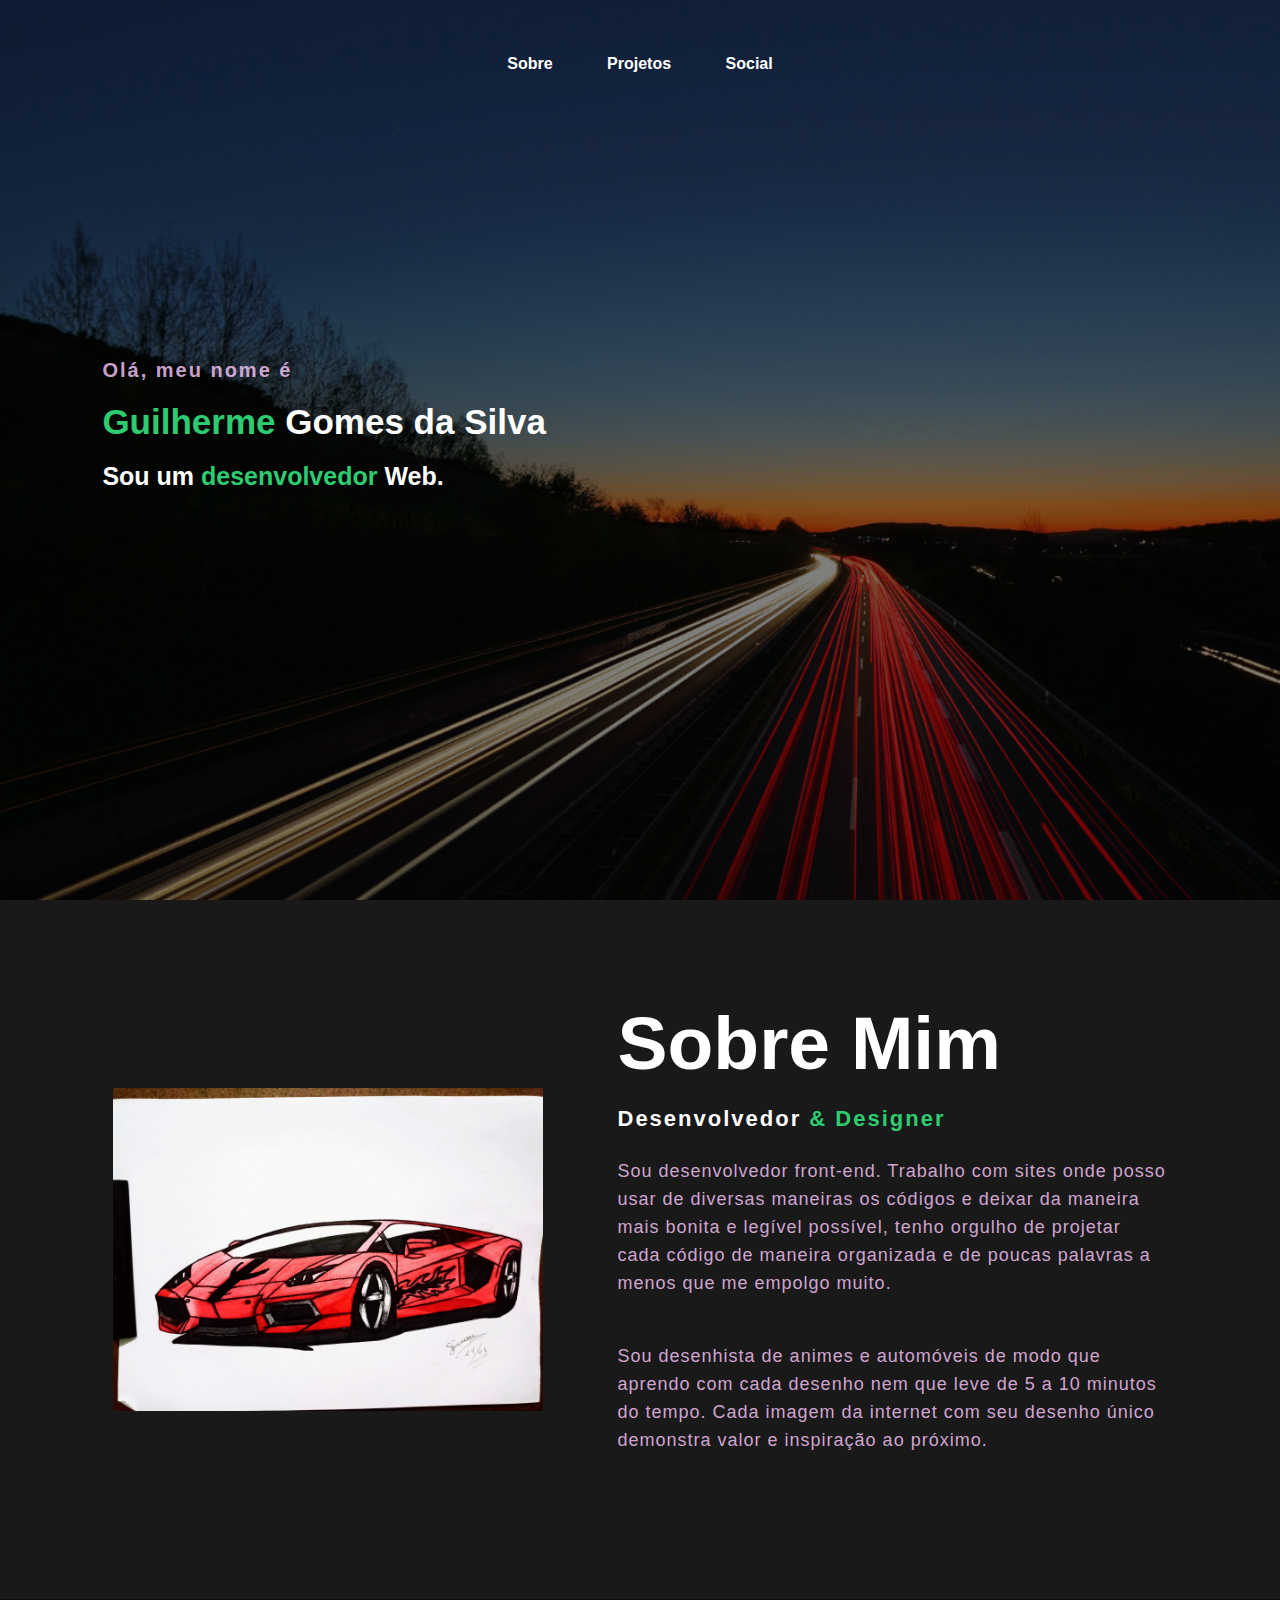
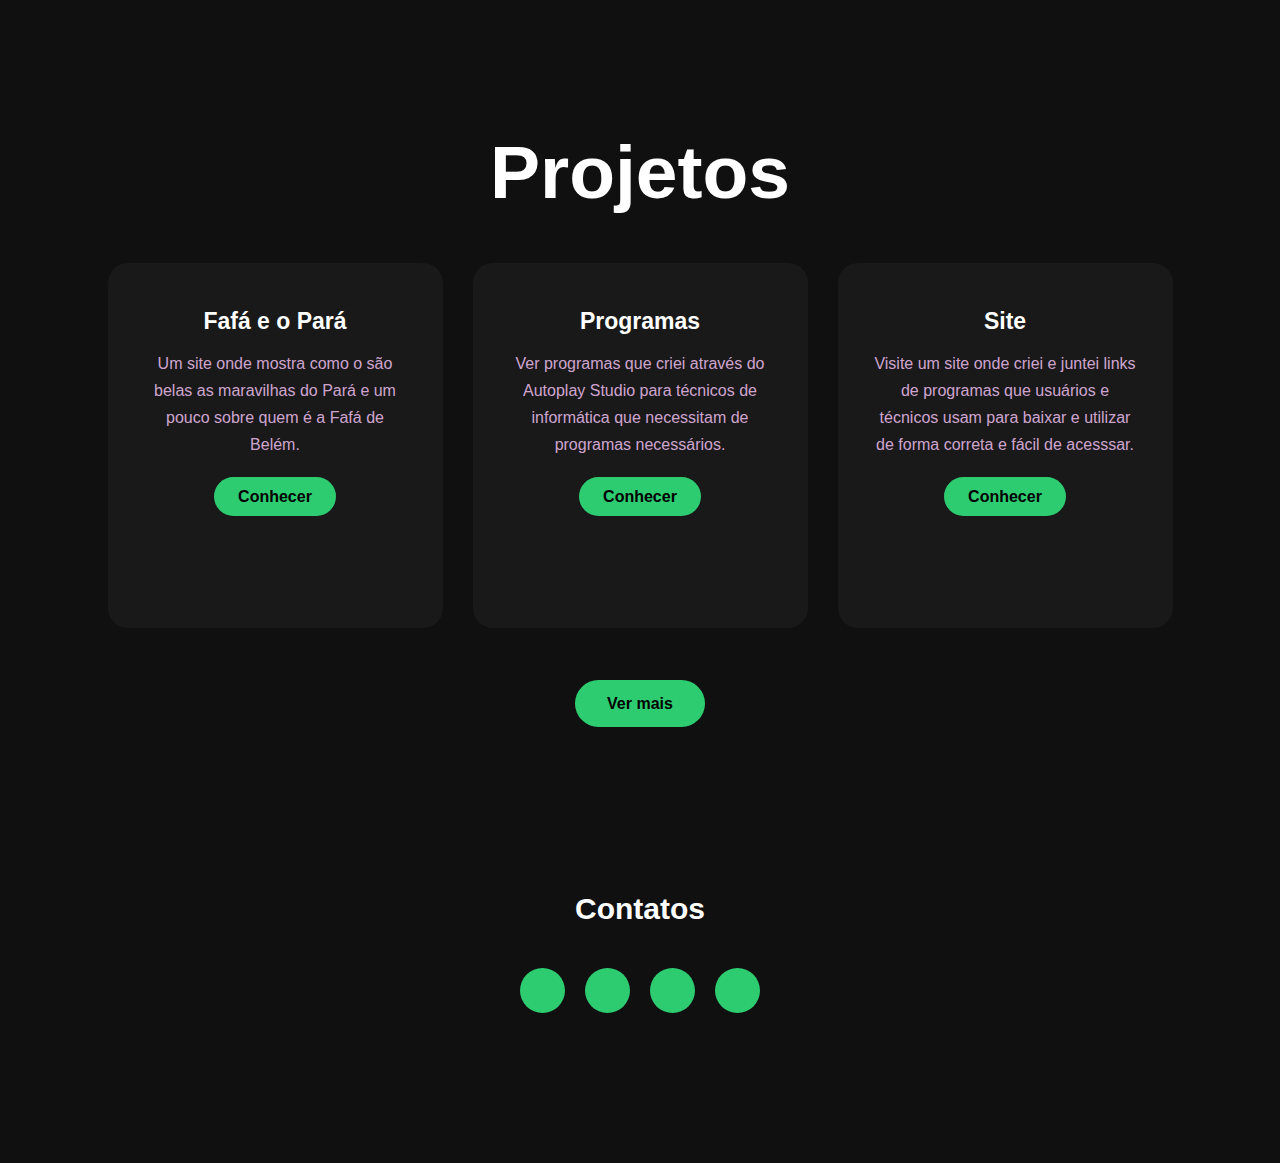
<file: index.html>
<!DOCTYPE html>
<html lang="pt-BR">

<head>
    <meta charset="UTF-8">
    <meta http-equiv="X-UA-Compatible" content="IE=edge">
    <meta name="viewport" content="width=device-width, initial-scale=1.0">
    <link rel="stylesheet" href="./css/index.css">
    <link rel="stylesheet" href="https://cdnjs.cloudflare.com/ajax/libs/font-awesome/6.1.0/css/all.min.css"
        integrity="sha512-10/jx2EXwxxWqCLX/hHth/vu2KY3jCF70dCQB8TSgNjbCVAC/8vai53GfMDrO2Emgwccf2pJqxct9ehpzG+MTw=="
        crossorigin="anonymous" referrerpolicy="no-referrer" />
    <title>Portfólio</title>

</head>

<body>

    <div>

        <!----Início---->

        <div class="hero">
            <nav>
                <ul>
                    <li><a href="#sobre">Sobre</a></li>
                    <li><a href="#projetos">Projetos</a></li>
                    <li><a href="#social">Social</a></li>
                </ul>
            </nav>

            <div class="content">
                <h4>Olá, meu nome é</h4>
                <h1><span>Guilherme </span>Gomes da Silva</h1>
                <h3>Sou um <span>desenvolvedor</span> Web.</h3>
            </div>
        </div>

        <!----Sobre---->

        <section class="about" id="sobre">
            <div class="main">
                <img src="./img/desenho.jpg">
                <div class="about-text">
                    <h2>Sobre Mim</h2>
                    <h5>Desenvolvedor <span>& Designer</span></h5>
                    <p>Sou desenvolvedor front-end. Trabalho com sites onde posso usar de diversas maneiras os códigos e
                        deixar da maneira mais bonita e legível possível, tenho orgulho de projetar cada código de
                        maneira
                        organizada e de poucas palavras a menos que me empolgo muito.</p>
                    <p>Sou desenhista de animes e automóveis de modo que aprendo com cada desenho nem que leve de 5 a 10
                        minutos do tempo. Cada imagem da internet com seu desenho único demonstra valor e inspiração ao
                        próximo.</p>
                </div>
            </div>
        </section>


        <!-----Projetos----------->

        <div class="service" id="projetos">
            <div class="title">
                <h2>Projetos</h2>
            </div>

            <div class="box">
                <div class="card">
                    <i class="fas fa-map"></i>
                    <h5>Fafá e o Pará</h5>
                    <div class="pra">
                        <p>Um site onde mostra como o são belas as maravilhas do Pará e um pouco sobre quem é a Fafá de
                            Belém.</p>
                        <p style="text-align: center;">
                            <a class="button" href="https://gui23x.github.io/fafaeopara/">Conhecer</a>
                        </p>
                    </div>
                </div>

                <div class="card">
                    <i class="fab fa-uncharted"></i>
                    <h5>Programas</h5>
                    <div class="pra">
                        <p>Ver programas que criei através do Autoplay Studio para técnicos de informática que
                            necessitam de
                            programas necessários.</p>

                        <p style="text-align: center;">
                            <a class="button" href="./programas.html">Conhecer</a>
                        </p>
                    </div>
                </div>

                <div class="card">
                    <i class="fab fa-android"></i>
                    <h5>Site</h5>
                    <div class="pra">
                        <p>Visite um site onde criei e juntei links de programas que usuários e técnicos usam para
                            baixar e
                            utilizar de forma correta e fácil de acesssar.</p>

                        <p style="text-align: center;">
                            <a class="button" href="./site.html">Conhecer</a>
                        </p>
                    </div>
                </div>


            </div>
            <p style="text-align: center;">
                <a class="buttonmais" href="./maisprojetos.html">Ver mais</a>
            </p>
        </div>

        <!------Social--------->
        <footer>
            <p>Contatos</p>
            <div class="social" id="social">
                <a href="https://www.instagram.com/gui23xxgui23xx/"><i class="fab fa-instagram"></i></a>
                <a href="https://discord.gg/sUJ9bk4e"><i class="fab fa-discord"></i></a>
                <a href="https://github.com/gui23x"><i class="fab fa-github"></i></a>
                <a href="https://www.linkedin.com/in/guilherme-gomes-da-silva-816835245/"><i
                        class="fab fa-linkedin"></i></a>
            </div>



        </footer>

    </div>
</body>

</html>
</file>
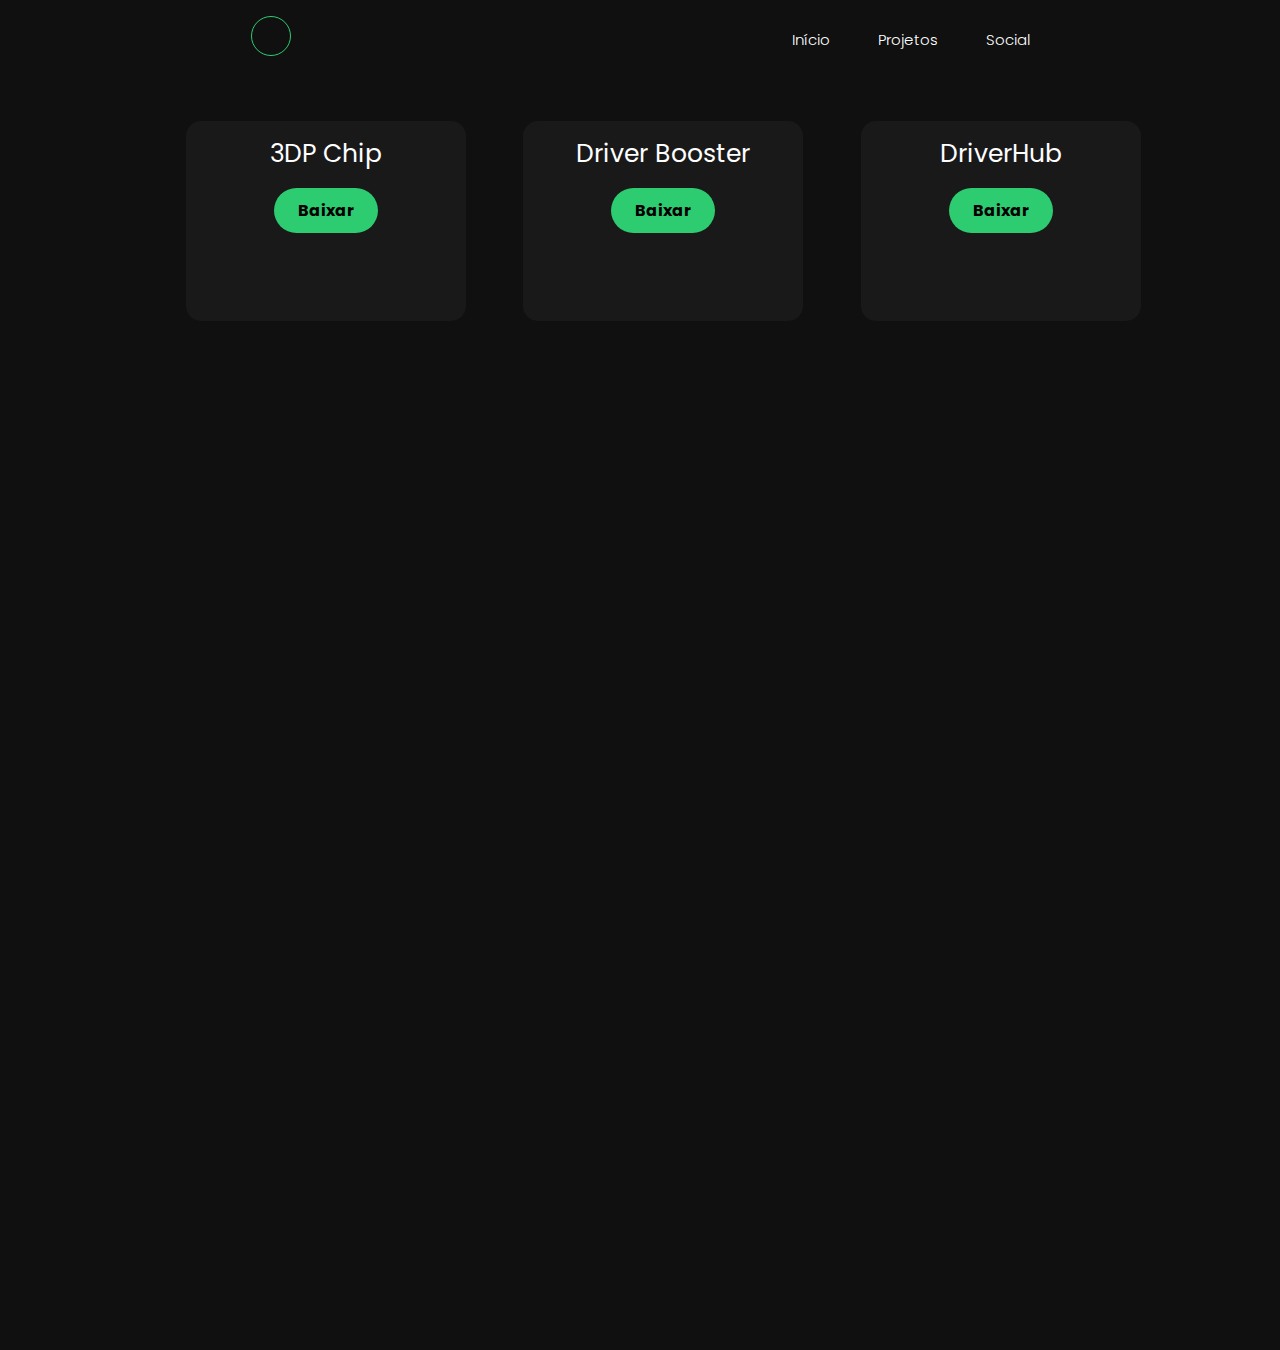
<file: drivers.html>
<!DOCTYPE html>

<head>
    <meta charset="UTF-8">
    <meta http-equiv="X-UA-Compatible" content="IE=edge">
    <meta name="viewport" content="width=device-width, initial-scale=1.0">
    <link rel="stylesheet" href="./css/site.css">
    <link rel="stylesheet" href="https://cdnjs.cloudflare.com/ajax/libs/font-awesome/6.1.0/css/all.min.css"
        integrity="sha512-10/jx2EXwxxWqCLX/hHth/vu2KY3jCF70dCQB8TSgNjbCVAC/8vai53GfMDrO2Emgwccf2pJqxct9ehpzG+MTw=="
        crossorigin="anonymous" referrerpolicy="no-referrer" />
    <title>Site</title>
</head>

<body>
    <div class="background">

        <header>
            <div class="logo">
                <a href="./site.html"> <i class="fa-solid fa-arrow-left"></i> </a>
            </div>

            <div class="cabeçalho-link">
                <li>
                    <a href="./index.html">Início</a>
                </li>


                <li>
                    <a href="./index.html#projetos">Projetos</a>
                </li>


                <li>
                    <a href="./index.html#social">Social</a>
                </li>

            </div>
        </header>

        <!-- Cards -->

        <div class="cartao">
            <div class="cards">
                <div class="contents">
                    <p class="link titulo">3DP Chip</p>
                    <p style="text-align: center;">
                        <a class="button"
                            href="https://www.3dpchip.com/new3DP_Chip_v2211.exe">Baixar</a>
                    </p>
                </div>
            </div>
        </div>

        <div class="cartao">
            <div class="cards">
                <div class="contents">
                    <a class="link titulo">Driver Booster</a>
                    <p style="text-align: center;">
                        <a class="button"
                            href="https://www.iobit.com/pt/driver-booster.php#">Baixar</a>
                    </p>
                </div>
            </div>
        </div>

        <div class="cartao">
            <div class="cards">
                <div class="contents">
                    <a class="link titulo">DriverHub</a>
                    <p style="text-align: center;">
                        <a class="button"
                            href="https://www.mediafire.com/file/3bs32bg5pi9tblg/Driver_HUB.rar/file?ssl=1">Baixar</a>
                    </p>
                </div>
            </div>
        </div>

    </div>
</body>

</html>
</file>
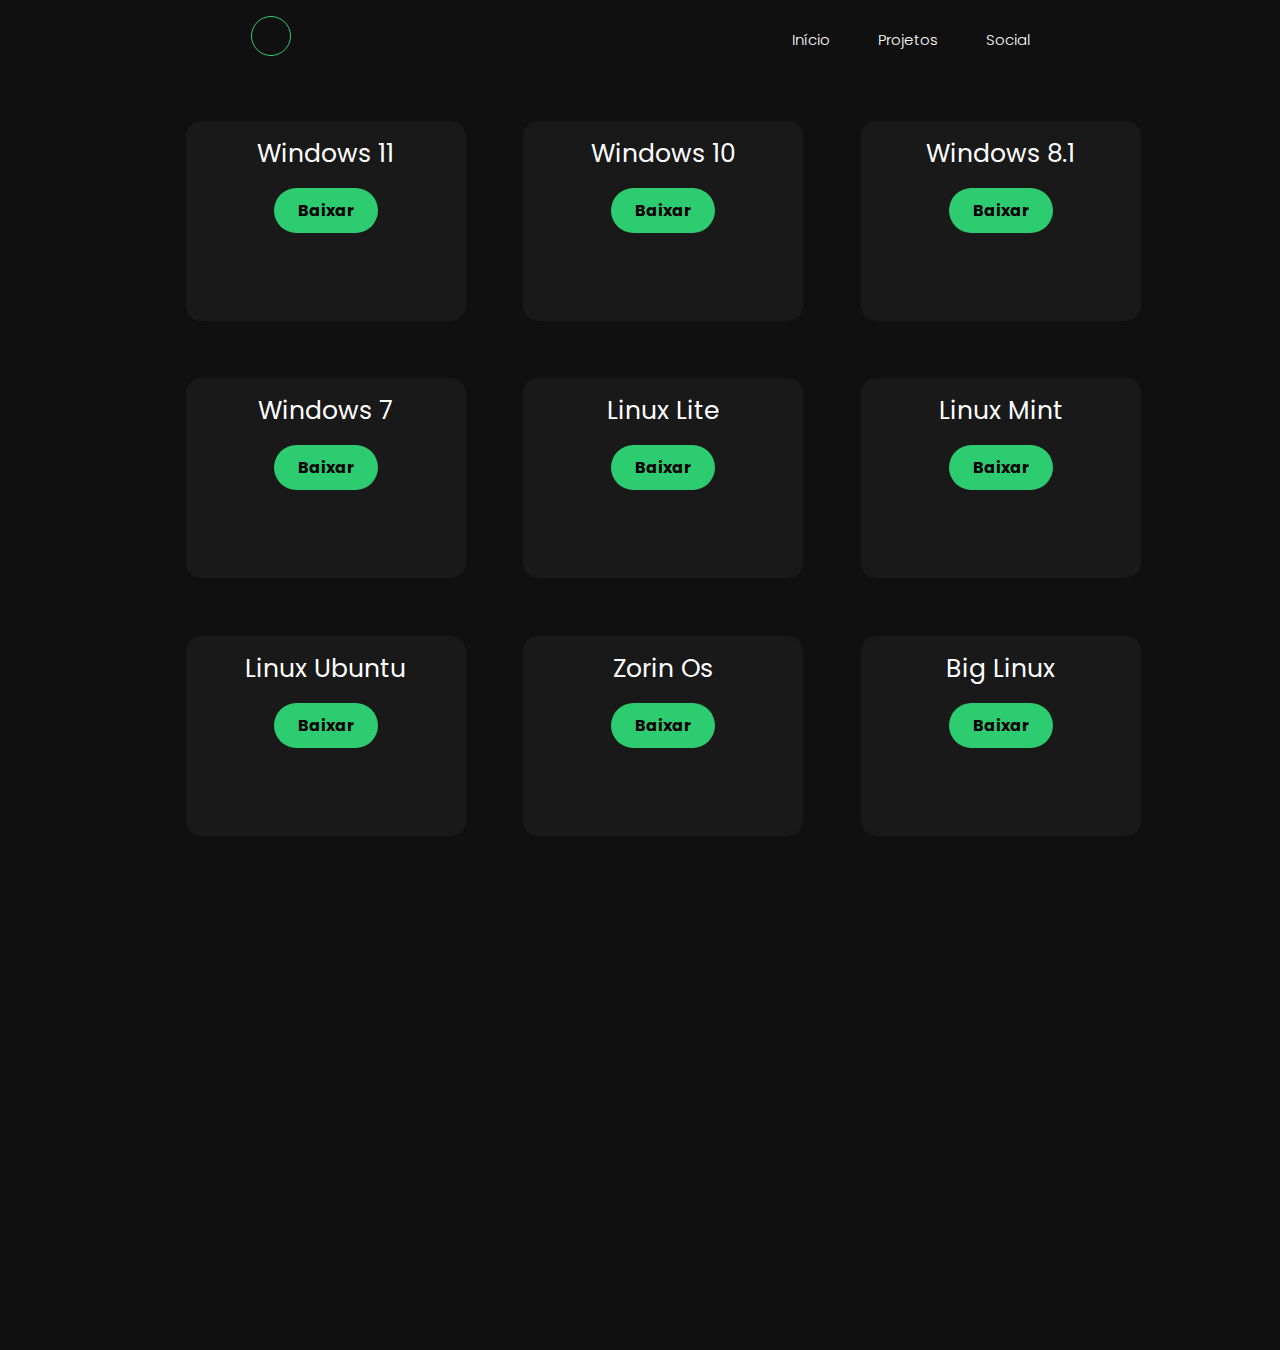
<file: isos.html>
<!DOCTYPE html>

<head>
    <meta charset="UTF-8">
    <meta http-equiv="X-UA-Compatible" content="IE=edge">
    <meta name="viewport" content="width=device-width, initial-scale=1.0">
    <link rel="stylesheet" href="./css/site.css">
    <link rel="stylesheet" href="https://cdnjs.cloudflare.com/ajax/libs/font-awesome/6.1.0/css/all.min.css"
        integrity="sha512-10/jx2EXwxxWqCLX/hHth/vu2KY3jCF70dCQB8TSgNjbCVAC/8vai53GfMDrO2Emgwccf2pJqxct9ehpzG+MTw=="
        crossorigin="anonymous" referrerpolicy="no-referrer" />
    <title>Site</title>
</head>

<body>
    <div class="background">

        <header>
            <div class="logo">
                <a href="./site.html"> <i class="fa-solid fa-arrow-left"></i> </a>
            </div>

            <div class="cabeçalho-link">
                <li>
                    <a href="./index.html">Início</a>
                </li>


                <li>
                    <a href="./index.html#projetos">Projetos</a>
                </li>


                <li>
                    <a href="./index.html#social">Social</a>
                </li>

            </div>
        </header>

        <!-- Cards -->

        <div class="cartao">
            <div class="cards">
                <div class="contents">
                    <p class="link titulo">Windows 11</p>
                    <p style="text-align: center;">
                        <a class="button"
                            href="https://www.microsoft.com/pt-br/software-download/windows1">Baixar</a>
                    </p>
                </div>
            </div>
        </div>

        <div class="cartao">
            <div class="cards">
                <div class="contents">
                    <a class="link titulo">Windows 10</a>
                    <p style="text-align: center;">
                        <a class="button"
                            href="microsoft.com/pt-br/software-download/windows10">Baixar</a>
                    </p>
                </div>
            </div>
        </div>

        <div class="cartao">
            <div class="cards">
                <div class="contents">
                    <a class="link titulo">Windows 8.1</a>
                    <p style="text-align: center;">
                        <a class="button"
                            href="https://ia902901.us.archive.org/2/items/Win8.1PTBRx64/Win8.1_BrazilianPortuguese_x64.iso">Baixar</a>
                    </p>
                </div>
            </div>
        </div>


        <div class="cartao">
            <div class="cards">
                <div class="contents">
                    <a class="link titulo">Windows 7</a>
                    <p style="text-align: center;">
                        <a class="button"
                            href="http://www.mediafire.com/download_repair.php?flag=4&dkey=58u5n9vf56m&qkey=rjidwr7uvkeosuo&ip=201%2E27%2E100%2E12">Baixar</a>
                    </p>
                </div>
            </div>
        </div>

        <div class="cartao">
            <div class="cards">
                <div class="contents">
                    <a class="link titulo">Linux Lite</a>
                    <p style="text-align: center;">
                        <a class="button"
                            href="https://mirrors.gigenet.com/OSDN//storage/g/l/li/linuxlite/6.2/linux-lite-6.2-64bit.iso">Baixar</a>
                    </p>
                </div>
            </div>
        </div>

        <div class="cartao">
            <div class="cards">
                <div class="contents">
                    <a class="link titulo">Linux Mint</a>
                    <p style="text-align: center;">
                        <a class="button"
                            href="https://isosmint.ic.ufmt.br/stable/21/linuxmint-21-cinnamon-64bit.iso">Baixar</a>
                    </p>
                </div>
            </div>

        </div>

        <div class="cartao">
            <div class="cards">
                <div class="contents">
                    <a class="link titulo">Linux Ubuntu</a>
                    <p style="text-align: center;">
                        <a class="button"
                            href="https://ubuntu.itsbrasil.net/ubuntu-releases/22.10/ubuntu-22.10-desktop-amd64.iso">Baixar</a>
                    </p>
                </div>
            </div>
        </div>

        <div class="cartao">
            <div class="cards">
                <div class="contents">
                    <a class="link titulo">Zorin Os</a>
                    <p style="text-align: center;">
                        <a class="button"
                            href="https://distro.ibiblio.org/zorinos/16/Zorin-OS-16.2-Core-64-bit-r1.iso">Baixar</a>
                    </p>
                </div>
            </div>
        </div>

        <div class="cartao">
            <div class="cards">
                <div class="contents">
                    <a class="link titulo">Big Linux</a>
                    <p style="text-align: center;">
                        <a class="button"
                            href="https://iso.biglinux.com.br/biglinux_2023-01-06_k515.iso">Baixar</a>
                    </p>
                </div>
            </div>

        </div>

       
    </div>
</body>

</html>
</file>
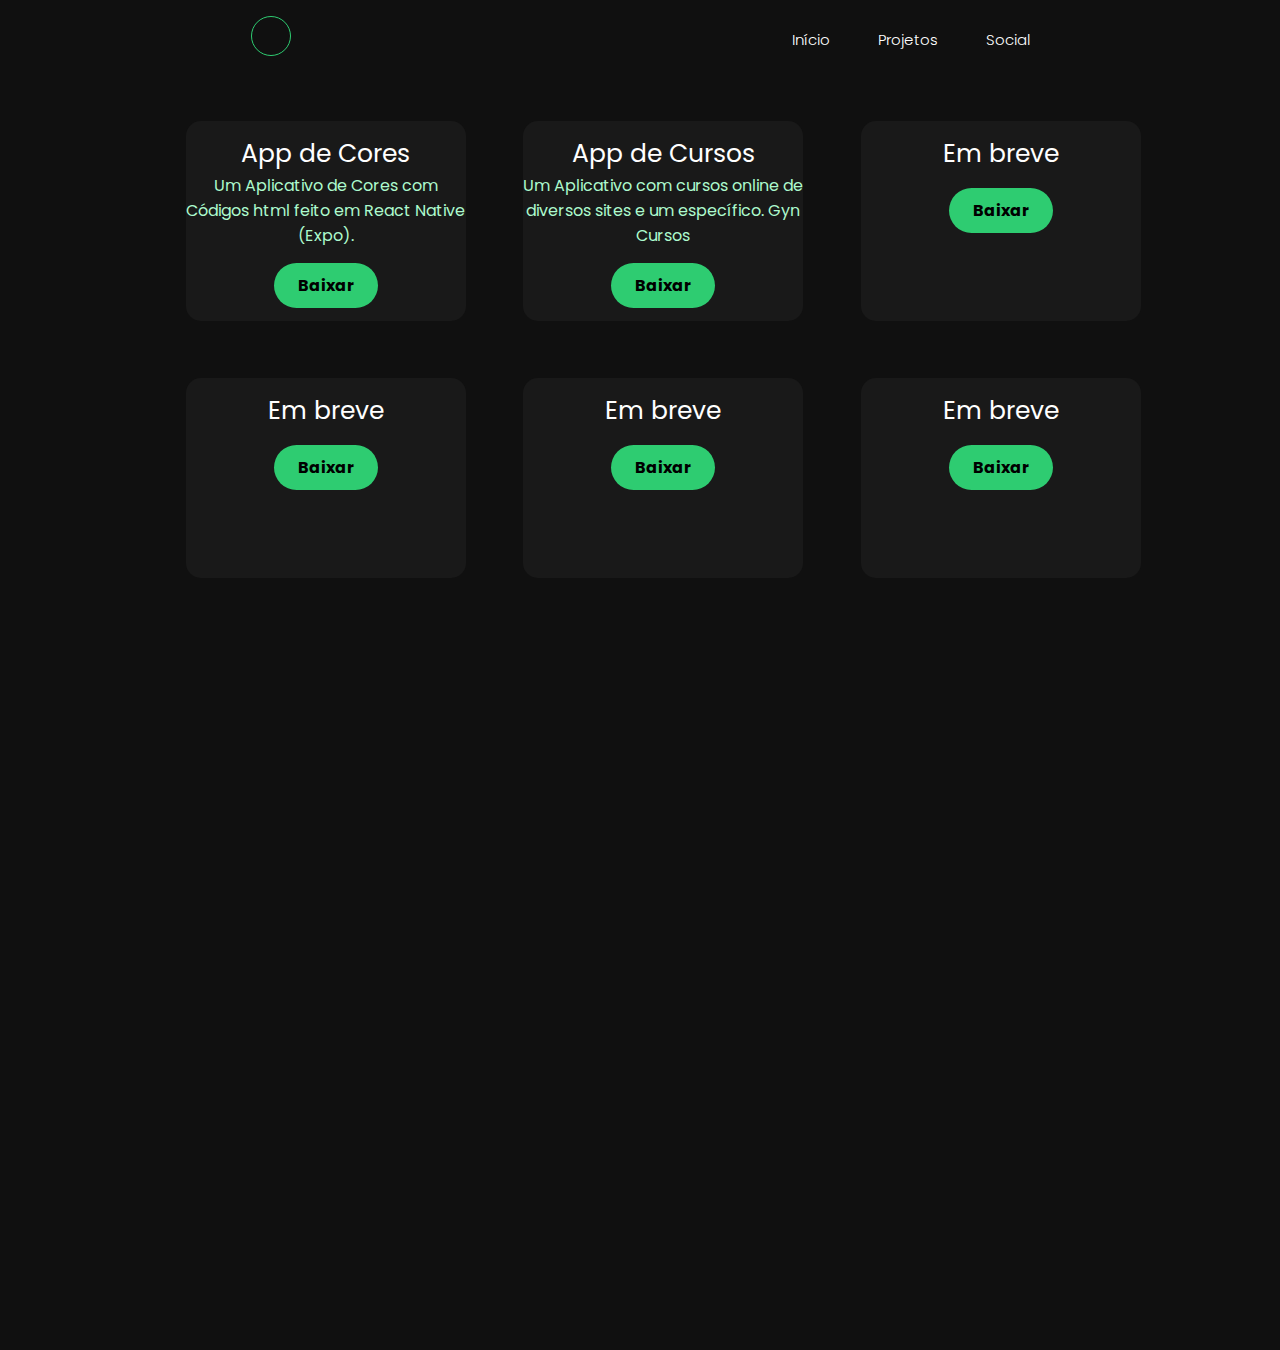
<file: maisprojetos.html>
<!DOCTYPE html>

<head>
    <meta charset="UTF-8">
    <meta http-equiv="X-UA-Compatible" content="IE=edge">
    <meta name="viewport" content="width=device-width, initial-scale=1.0">
    <link rel="stylesheet" href="./css/site.css">
    <link rel="stylesheet" href="https://cdnjs.cloudflare.com/ajax/libs/font-awesome/6.1.0/css/all.min.css"
        integrity="sha512-10/jx2EXwxxWqCLX/hHth/vu2KY3jCF70dCQB8TSgNjbCVAC/8vai53GfMDrO2Emgwccf2pJqxct9ehpzG+MTw=="
        crossorigin="anonymous" referrerpolicy="no-referrer" />
</head>

<body>
    <div class="background">

        <header>
            <div class="logo">
                <a href="./index.html"> <i class="fa-solid fa-arrow-left"></i> </a>
            </div>

            <div class="cabeçalho-link">
                <li>
                    <a href="./index.html">Início</a>
                </li>


                <li>
                    <a href="./index.html#projetos">Projetos</a>
                </li>


                <li>
                    <a href="./index.html#social">Social</a>
                </li>

            </div>
        </header>

        <!-- Cards -->

        <div class="cartao">
            <div class="cards">
                <div class="contents">
                    <p class="link titulo">App de Cores</p>
                    <p class="texto">Um Aplicativo de Cores com Códigos html feito em React Native (Expo).</p>
                    <p style="text-align: center;">
                        <a class="button" href="https://drive.google.com/file/d/10S7C3azT1otXCwgTSKoY7QK5wAOdDKak/view?usp=share_link">Baixar</a>
                    </p>
                </div>
            </div>
        </div>

        <div class="cartao">
            <div class="cards">
                <div class="contents">
                    <p class="link titulo">App de Cursos</p>
                    <p class="texto">Um Aplicativo com cursos online de diversos sites e um específico. Gyn Cursos</p>
                    <p style="text-align: center;">
                        <a class="button" href="https://drive.google.com/file/d/1B2etE2AQKQ2EW8mpsifR7otiNyY9wf86/view?usp=share_link">Baixar</a>
                    </p>
                </div>
            </div>
        </div>

        <div class="cartao">
            <div class="cards">
                <div class="contents">
                    <p class="link titulo">Em breve</p>
                    <p style="text-align: center;">
                        <a class="button" href="">Baixar</a>
                    </p>
                </div>
            </div>
        </div>

        <div class="cartao">
            <div class="cards">
                <div class="contents">
                    <p class="link titulo">Em breve</p>
                    <p style="text-align: center;">
                        <a class="button" href="">Baixar</a>
                    </p>
                </div>
            </div>
        </div>

        <div class="cartao">
            <div class="cards">
                <div class="contents">
                    <p class="link titulo">Em breve</p>
                    <p style="text-align: center;">
                        <a class="button" href="">Baixar</a>
                    </p>
                </div>
            </div>
        </div>

        <div class="cartao">
            <div class="cards">
                <div class="contents">
                    <p class="link titulo">Em breve</p>
                    <p style="text-align: center;">
                        <a class="button" href="">Baixar</a>
                    </p>
                </div>
            </div>
        </div>


    </div>
</body>

</html>
</file>
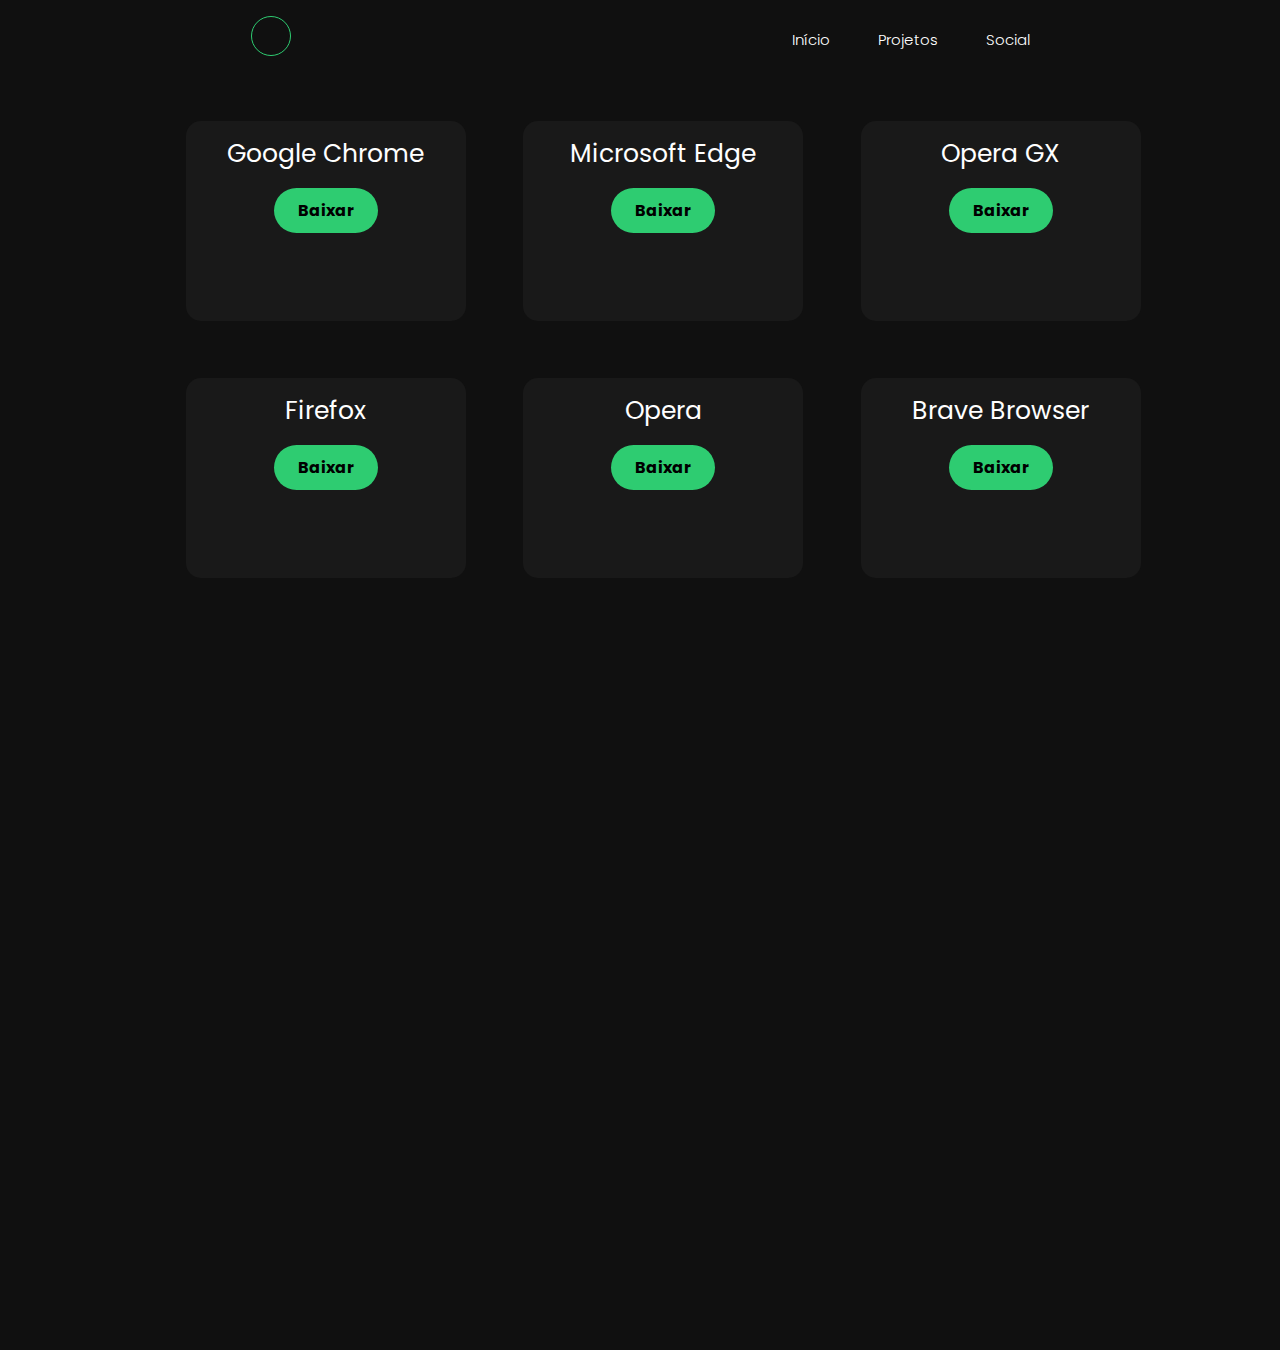
<file: navegadores.html>
<!DOCTYPE html>

<head>
    <meta charset="UTF-8">
    <meta http-equiv="X-UA-Compatible" content="IE=edge">
    <meta name="viewport" content="width=device-width, initial-scale=1.0">
    <link rel="stylesheet" href="./css/site.css">
    <link rel="stylesheet" href="https://cdnjs.cloudflare.com/ajax/libs/font-awesome/6.1.0/css/all.min.css"
        integrity="sha512-10/jx2EXwxxWqCLX/hHth/vu2KY3jCF70dCQB8TSgNjbCVAC/8vai53GfMDrO2Emgwccf2pJqxct9ehpzG+MTw=="
        crossorigin="anonymous" referrerpolicy="no-referrer" />
</head>

<body>
    <div class="background">

        <header>
            <div class="logo">
                <a href="./site.html"> <i class="fa-solid fa-arrow-left"></i> </a>
            </div>

            <div class="cabeçalho-link">
                <li>
                    <a href="./index.html">Início</a>
                </li>


                <li>
                    <a href="./index.html#projetos">Projetos</a>
                </li>


                <li>
                    <a href="./index.html#social">Social</a>
                </li>

            </div>
        </header>

        <!-- Cards -->

        <div class="cartao">
            <div class="cards">
                <div class="contents">
                    <p class="link titulo">Google Chrome</p>
                    <p style="text-align: center;">
                        <a class="button"
                            href="https://www.google.com/intl/pt-BR/chrome/thank-you.html?standalone=1">Baixar</a>
                    </p>
                </div>
            </div>
        </div>

        <div class="cartao">
            <div class="cards">
                <div class="contents">
                    <p class="link titulo">Microsoft Edge</p>
                    <p style="text-align: center;">
                        <a class="button"
                            href="https://www.microsoft.com/pt-br/edge/business/download">Baixar</a>
                    </p>
                </div>
            </div>
        </div>

        <div class="cartao">
            <div class="cards">
                <div class="contents">
                    <p class="link titulo">Opera GX</p>
                    <p style="text-align: center;">
                        <a class="button"
                            href="https://www.opera.com/pt-br/gx?edition=std-1&gclsrc=aw.ds&utm_campaign=OGX_BR_Search_EN_PT_Brand&utm_source=sa360_GOOGLE&utm_medium=ba_ose&gclid=Cj0KCQiAm5ycBhCXARIsAPldzoUKk8PRtYC4Z5UHXb8ZEbJ2qvVDtNFcKmbBe_70J-1jlDhJjPGguA0aAswwEALw_wcB&utm_id=Cj0KCQiAm5ycBhCXARIsAPldzoUKk8PRtYC4Z5UHXb8ZEbJ2qvVDtNFcKmbBe_70J-1jlDhJjPGguA0aAswwEALw_wcB">Baixar</a>
                    </p>
                </div>
            </div>
        </div>


        <div class="cartao">
            <div class="cards">
                <div class="contents">
                    <p class="link titulo">Firefox</p>
                    <p style="text-align: center;">
                        <a class="button"
                            href="https://download.mozilla.org/?product=firefox-latest-ssl&os=win64&lang=pt-BR&attribution_code=c291cmNlPWF6YXJhZG9yZWNvbWVuZGFkb3MuYmxvZ3Nwb3QuY29tJm1lZGl1bT1yZWZlcnJhbCZjYW1wYWlnbj0obm90IHNldCkmY29udGVudD0obm90IHNldCkmZXhwZXJpbWVudD0obm90IHNldCkmdmFyaWF0aW9uPShub3Qgc2V0KSZ1YT1jaHJvbWU.&attribution_sig=377c81cb5e7041c70516b9d25a47d831cfd003cd2b9d11a61419f6767f709628">Baixar</a>
                    </p>
                </div>
            </div>
        </div>

        <div class="cartao">
            <div class="cards">
                <div class="contents">
                    <p class="link titulo">Opera</p>
                    <p style="text-align: center;">
                        <a class="button"
                            href="https://download.opera.com/download/get/?partner=www&opsys=Windows&product=Opera+developer&arch=x64">Baixar</a>
                    </p>
                </div>
            </div>
        </div>

        <div class="cartao">
            <div class="cards">
                <div class="contents">
                    <p class="link titulo">Brave Browser</p>
                    <p style="text-align: center;">
                        <a class="button"
                            href="https://brave.com/pt-br/">Baixar</a>
                    </p>
                </div>
            </div>
        </div>


    </div>
</body>

</html>
</file>
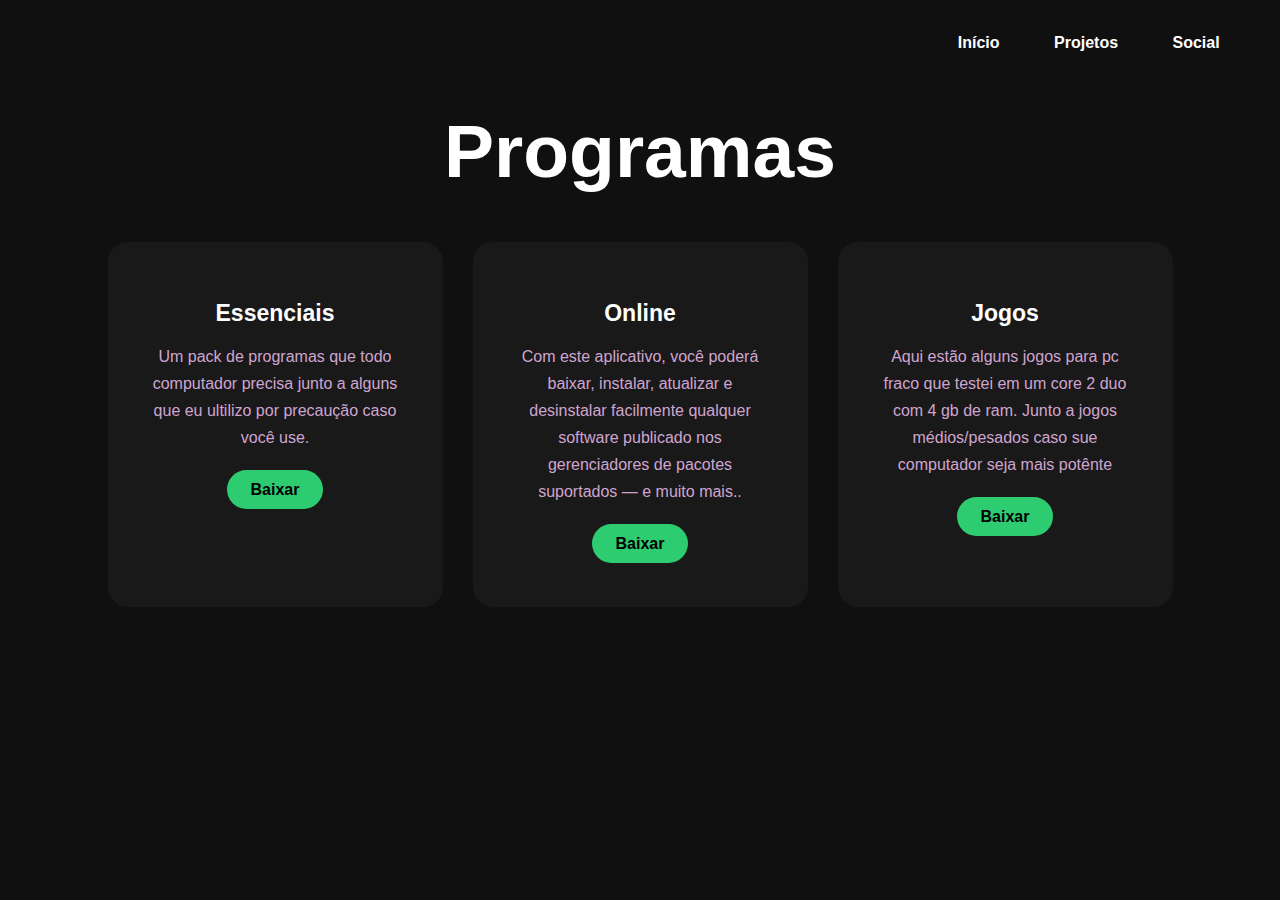
<file: programas.html>
<!DOCTYPE html>
<html lang="pt-BR">

<head>
    <meta charset="UTF-8">
    <meta http-equiv="X-UA-Compatible" content="IE=edge">
    <meta name="viewport" content="width=device-width, initial-scale=1.0">
    <link rel="stylesheet" href="./css/programas.css">
    <link rel="stylesheet" href="https://cdnjs.cloudflare.com/ajax/libs/font-awesome/6.1.0/css/all.min.css"
        integrity="sha512-10/jx2EXwxxWqCLX/hHth/vu2KY3jCF70dCQB8TSgNjbCVAC/8vai53GfMDrO2Emgwccf2pJqxct9ehpzG+MTw=="
        crossorigin="anonymous" referrerpolicy="no-referrer" />
    <title>Programas</title>

</head>

<body>

    <!--- Início --->

    <nav>
        <ul>
            <li><a href="./index.html">Início</a></li>
            <li><a href="https://gui23x.github.io/meuportfolio/index.html#projetos">Projetos</a></li>
            <li><a href="https://gui23x.github.io/meuportfolio/index.html#social">Social</a></li>
        </ul>
    </nav>

    <!----- Programas ----->

    <div class="title">
        <h2>Programas</h2>
    </div>

    <div class="box">
        <div class="card">
            <h5>Essenciais</h5>
            <div class="pra">
                <p>Um pack de programas que todo computador precisa junto a alguns que eu ultilizo por precaução caso
                    você use.</p>
                <p style="text-align: center;">
                    <a class="button"
                        href="https://drive.google.com/file/d/10FZIPXLx9oox3TluZOd0u-g-aVV0tbxm/view">Baixar</a>
                </p>
            </div>
        </div>

        <div class="card">
            <h5>Online</h5>
            <div class="pra">
                <p>Com este aplicativo, você poderá baixar, instalar, atualizar e desinstalar facilmente qualquer
                    software publicado nos gerenciadores de pacotes suportados — e muito mais..</p>

                <p style="text-align: center;">
                    <a class="button"
                        href="https://objects.githubusercontent.com/github-production-release-asset-2e65be/377163326/096d7b46-b799-4125-9999-0b7b0a7e182a?X-Amz-Algorithm=AWS4-HMAC-SHA256&X-Amz-Credential=AKIAIWNJYAX4CSVEH53A%2F20221231%2Fus-east-1%2Fs3%2Faws4_request&X-Amz-Date=20221231T191418Z&X-Amz-Expires=300&X-Amz-Signature=06732a1dc8afb10a77d107ba97748ca7cfc98640f7de53b88674510244713ec9&X-Amz-SignedHeaders=host&actor_id=107221655&key_id=0&repo_id=377163326&response-content-disposition=attachment%3B%20filename%3DWingetUI.Installer.exe&response-content-type=application%2Foctet-stream">Baixar</a>
                </p>
            </div>
        </div>

        <div class="card">
            <h5>Jogos</h5>
            <div class="pra">
                <p>Aqui estão alguns jogos para pc fraco que testei em um core 2 duo com 4 gb de ram. Junto a jogos
                    médios/pesados caso sue computador seja mais potênte</p>

                <p style="text-align: center;">
                    <a class="button" href="https://www.mediafire.com/file/t5iyj0hrib9ii4c/Jogos.exe/file">Baixar</a>
                </p>
            </div>
        </div>
    </div>
    </div>

</body>
</file>
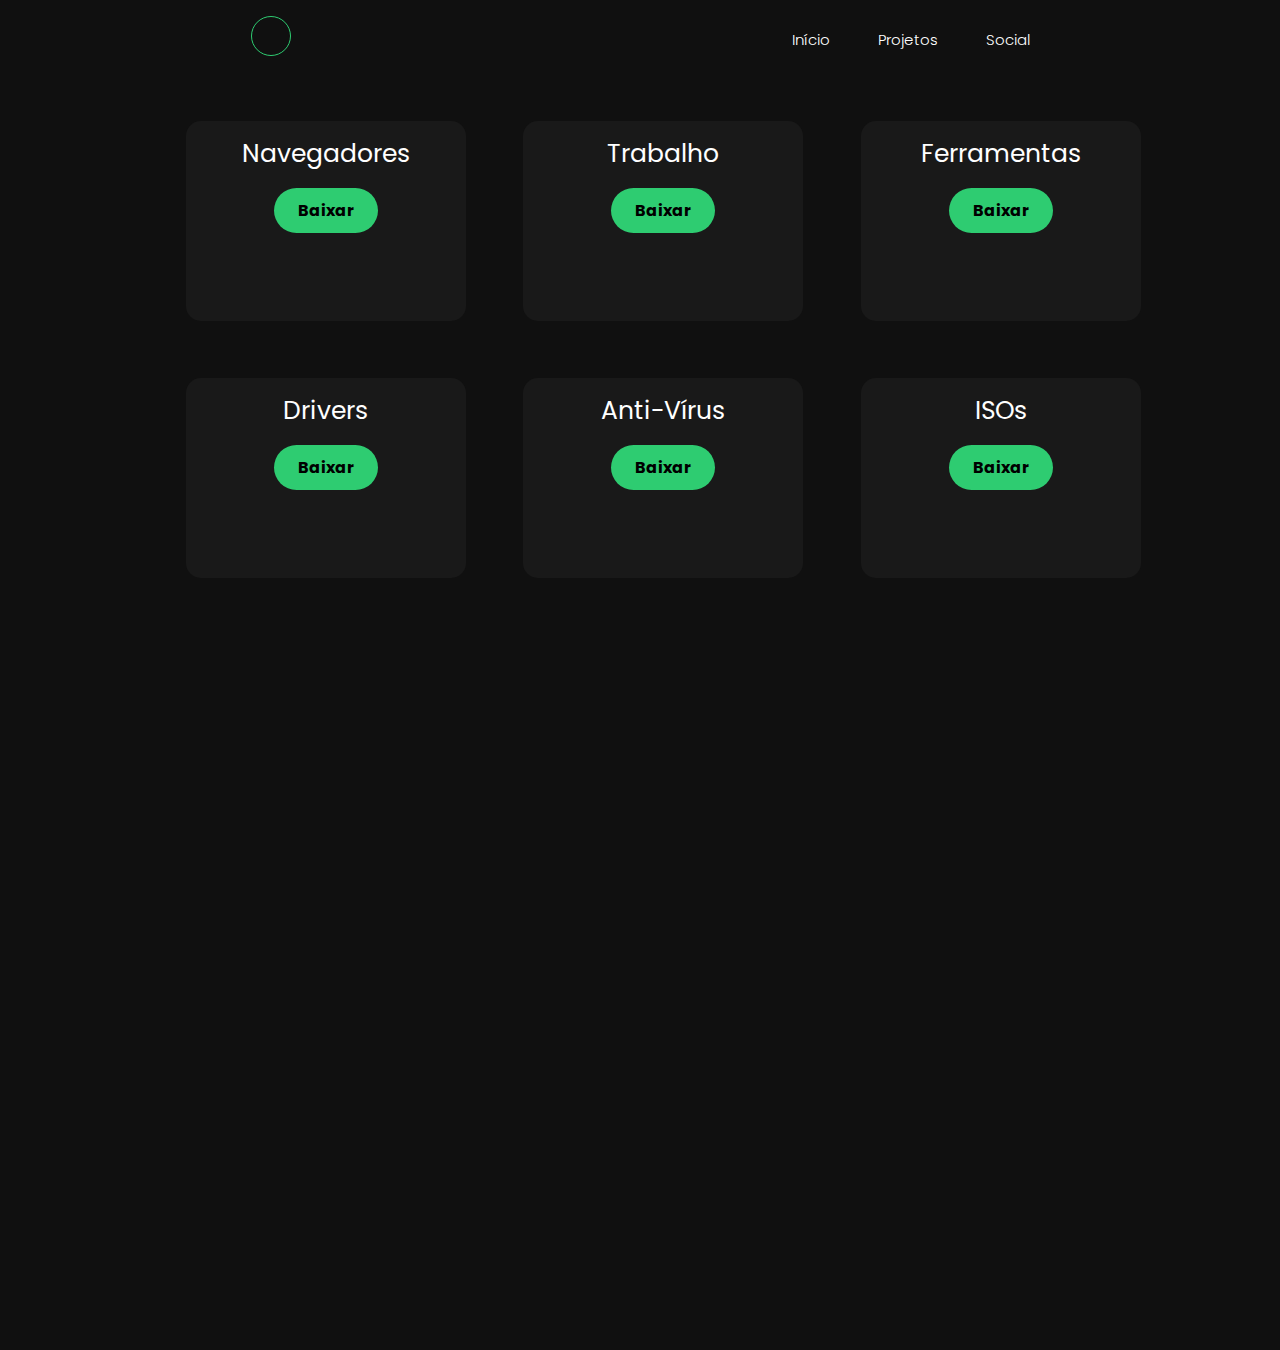
<file: site.html>
<!DOCTYPE html>

<head>
    <meta charset="UTF-8">
    <meta http-equiv="X-UA-Compatible" content="IE=edge">
    <meta name="viewport" content="width=device-width, initial-scale=1.0">
    <link rel="stylesheet" href="./css/site.css">
    <link rel="stylesheet" href="https://cdnjs.cloudflare.com/ajax/libs/font-awesome/6.1.0/css/all.min.css"
        integrity="sha512-10/jx2EXwxxWqCLX/hHth/vu2KY3jCF70dCQB8TSgNjbCVAC/8vai53GfMDrO2Emgwccf2pJqxct9ehpzG+MTw=="
        crossorigin="anonymous" referrerpolicy="no-referrer" />
    <title>Site</title>
</head>

<body>
    <div class="background">

        <header>
            <div class="logo">
                <a href="./site.html"> <i class="fa-regular fa-g"></i> </a>
            </div>

            <div class="cabeçalho-link">
                <li>
                    <a href="./index.html">Início</a>
                </li>


                <li>
                    <a href="./index.html#projetos">Projetos</a>
                </li>

                
                <li>
                    <a href="./index.html#social">Social</a>
                </li>

            </div>
        </header>

        <!-- Cards -->

        <div class="cartao">
            <div class="cards">
                <div class="contents">
                    <p class="link titulo">Navegadores</p>
                    <p style="text-align: center;">
                        <a class="button"
                            href="./navegadores.html">Baixar</a>
                    </p>
                </div>
            </div>
        </div>

        <div class="cartao">
            <div class="cards">
                <div class="contents">
                    <a class="link titulo">Trabalho</a>
                    <p style="text-align: center;">
                        <a class="button"
                            href="./trabalho.html">Baixar</a>
                    </p>
                </div>
            </div>
        </div>

        <div class="cartao">
            <div class="cards">
                <div class="contents">
                    <a class="link titulo">Ferramentas</a>
                    <p style="text-align: center;">
                        <a class="button"
                            href="./util.html">Baixar</a>
                    </p>
                </div>
            </div>
        </div>


        <div class="cartao">
            <div class="cards">
                <div class="contents">
                    <a class="link titulo">Drivers</a>
                    <p style="text-align: center;">
                        <a class="button"
                            href="./drivers.html">Baixar</a>
                    </p>
                </div>
            </div>
        </div>

        <div class="cartao">
            <div class="cards">
                <div class="contents">
                    <a class="link titulo">Anti-Vírus</a>
                    <p style="text-align: center;">
                        <a class="button"
                            href="./virus.html">Baixar</a>
                    </p>
                </div>
            </div>
        </div>

        <div class="cartao">
            <div class="cards">
                <div class="contents">
                    <a class="link titulo">ISOs</a>
                    <p style="text-align: center;">
                        <a class="button"
                            href="./isos.html">Baixar</a>
                    </p>
                </div>
            </div>

        </div>
    </div>
</body>

</html>
</file>
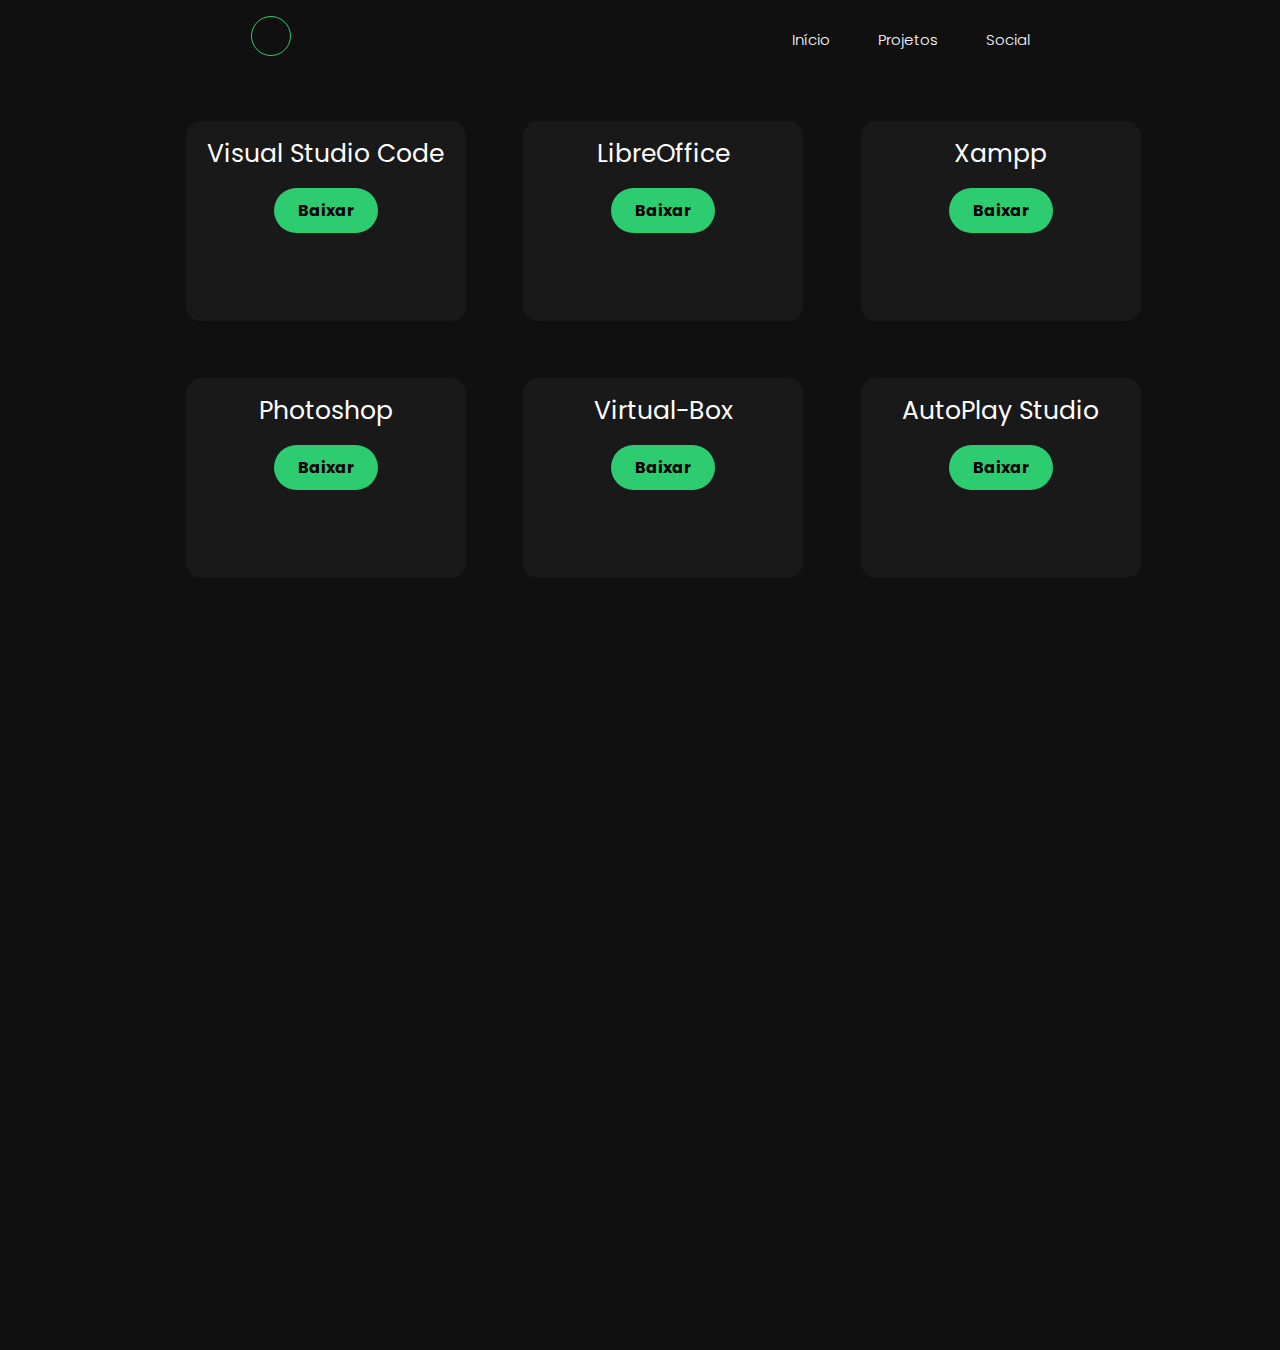
<file: trabalho.html>
<!DOCTYPE html>

<head>
    <meta charset="UTF-8">
    <meta http-equiv="X-UA-Compatible" content="IE=edge">
    <meta name="viewport" content="width=device-width, initial-scale=1.0">
    <link rel="stylesheet" href="./css/site.css">
    <link rel="stylesheet" href="https://cdnjs.cloudflare.com/ajax/libs/font-awesome/6.1.0/css/all.min.css"
        integrity="sha512-10/jx2EXwxxWqCLX/hHth/vu2KY3jCF70dCQB8TSgNjbCVAC/8vai53GfMDrO2Emgwccf2pJqxct9ehpzG+MTw=="
        crossorigin="anonymous" referrerpolicy="no-referrer" />
    <title>Site</title>
</head>

<body>
    <div class="background">

        <header>
            <div class="logo">
                <a href="./site.html"> <i class="fa-solid fa-arrow-left"></i> </a>
            </div>

            <div class="cabeçalho-link">
                <li>
                    <a href="./index.html">Início</a>
                </li>


                <li>
                    <a href="./index.html#projetos">Projetos</a>
                </li>


                <li>
                    <a href="./index.html#social">Social</a>
                </li>

            </div>
        </header>

        <!-- Cards -->

        <div class="cartao">
            <div class="cards">
                <div class="contents">
                    <p class="link titulo">Visual Studio Code</p>
                    <p style="text-align: center;">
                        <a class="button"
                            href="https://code.visualstudio.com/"">Baixar</a>
                    </p>
                </div>
            </div>
        </div>

        <div class="cartao">
            <div class="cards">
                <div class="contents">
                    <a class="link titulo">LibreOffice</a>
                    <p style="text-align: center;">
                        <a class="button"
                            href="https://download.documentfoundation.org/libreoffice/stable/7.4.3/win/x86_64/LibreOffice_7.4.3_Win_x64.msi">Baixar</a>
                    </p>
                </div>
            </div>
        </div>

        <div class="cartao">
            <div class="cards">
                <div class="contents">
                    <a class="link titulo">Xampp</a>
                    <p style="text-align: center;">
                        <a class="button"
                            href="https://sourceforge.net/projects/xampp/files/XAMPP%20Windows/7.4.33/xampp-windows-x64-7.4.33-0-VC15-installer.exe/download">Baixar</a>
                    </p>
                </div>
            </div>
        </div>


        <div class="cartao">
            <div class="cards">
                <div class="contents">
                    <a class="link titulo">Photoshop</a>
                    <p style="text-align: center;">
                        <a class="button"
                            href="https://www.mediafire.com/file/4go76amwnckejbb/PScs6port.exe/file?ssl=1">Baixar</a>
                    </p>
                </div>
            </div>
        </div>

        <div class="cartao">
            <div class="cards">
                <div class="contents">
                    <a class="link titulo">Virtual-Box</a>
                    <p style="text-align: center;">
                        <a class="button"
                            href="https://download.virtualbox.org/virtualbox/7.0.4/VirtualBox-7.0.4-154605-Win.exe">Baixar</a>
                    </p>
                </div>
            </div>
        </div>

        <div class="cartao">
            <div class="cards">
                <div class="contents">
                    <a class="link titulo">AutoPlay Studio</a>
                    <p style="text-align: center;">
                        <a class="button"
                            href="https://mega.nz/file/AFAHVYCC#aob_X15Yv0yjzbrYJjARSmfRkT5DpJsEn1FgKn0dFhY">Baixar</a>
                    </p>
                </div>
            </div>

        </div>
    </div>
</body>

</html>
</file>
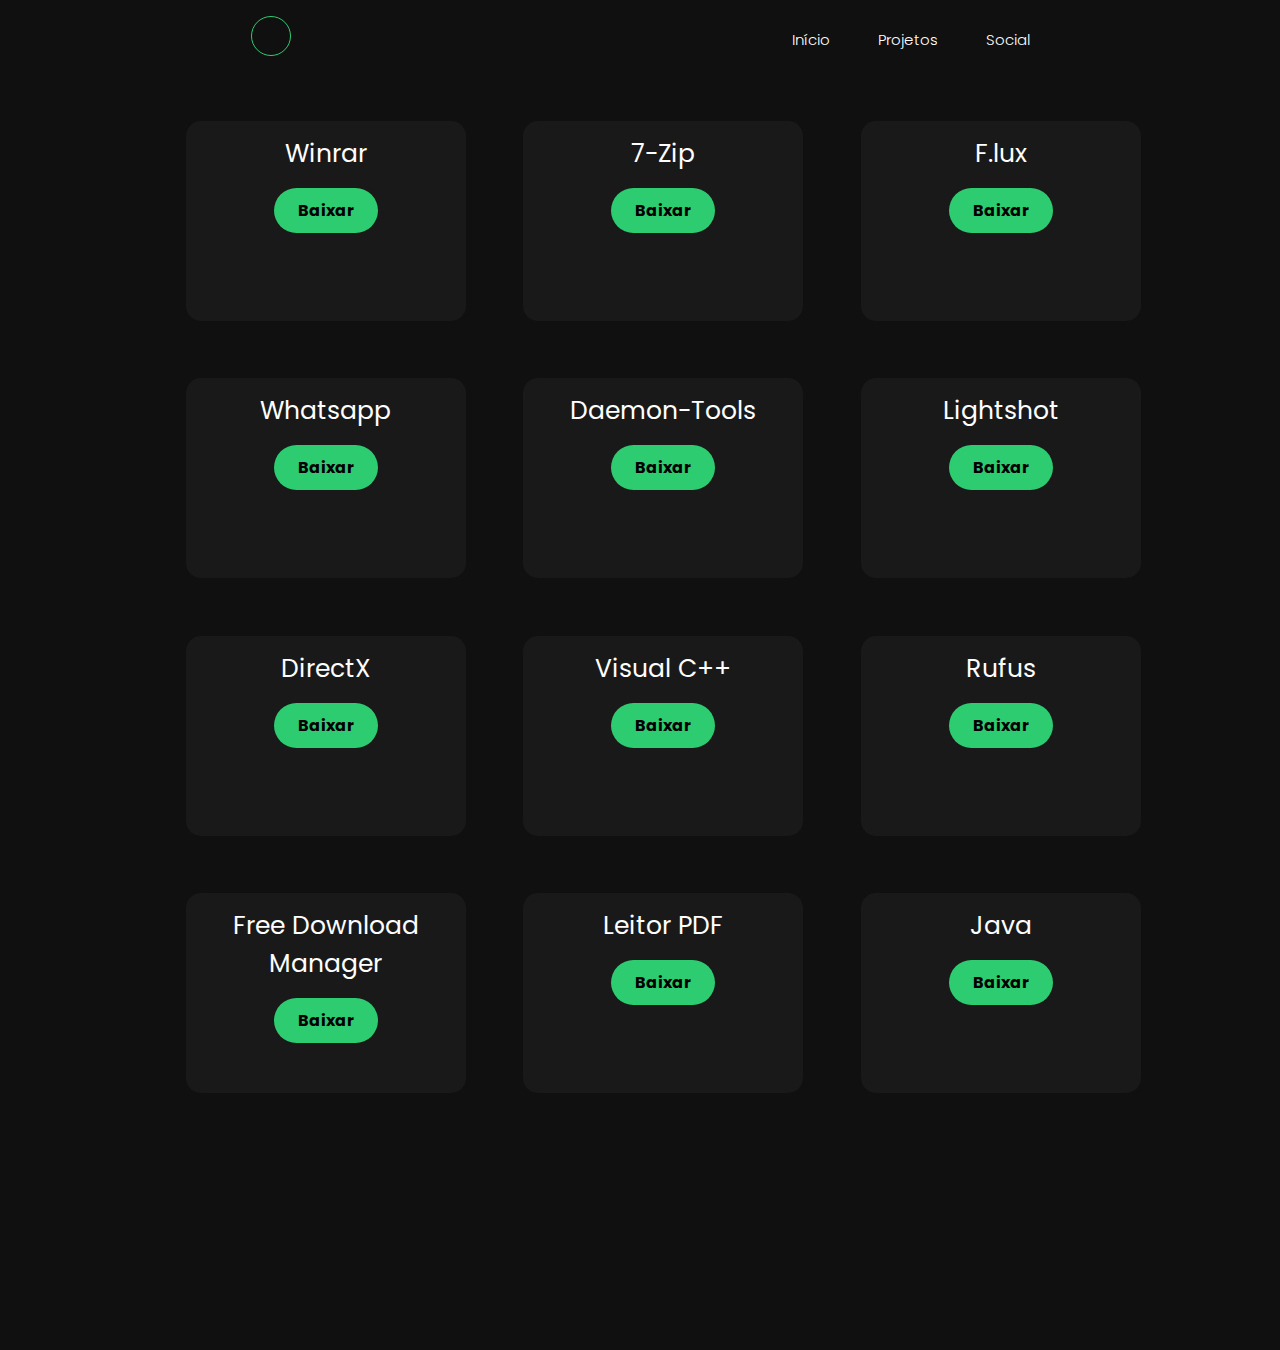
<file: util.html>
<!DOCTYPE html>

<head>
    <meta charset="UTF-8">
    <meta http-equiv="X-UA-Compatible" content="IE=edge">
    <meta name="viewport" content="width=device-width, initial-scale=1.0">
    <link rel="stylesheet" href="./css/site.css">
    <link rel="stylesheet" href="https://cdnjs.cloudflare.com/ajax/libs/font-awesome/6.1.0/css/all.min.css"
        integrity="sha512-10/jx2EXwxxWqCLX/hHth/vu2KY3jCF70dCQB8TSgNjbCVAC/8vai53GfMDrO2Emgwccf2pJqxct9ehpzG+MTw=="
        crossorigin="anonymous" referrerpolicy="no-referrer" />
    <title>Site</title>
</head>

<body>
    <div class="background">

        <header>
            <div class="logo">
                <a href="./site.html"> <i class="fa-solid fa-arrow-left"></i> </a>
            </div>

            <div class="cabeçalho-link">
                <li>
                    <a href="./index.html">Início</a>
                </li>


                <li>
                    <a href="./index.html#projetos">Projetos</a>
                </li>


                <li>
                    <a href="./index.html#social">Social</a>
                </li>

            </div>
        </header>

        <!-- Cards -->

        <div class="cartao">
            <div class="cards">
                <div class="contents">
                    <p class="link titulo">Winrar</p>
                    <p style="text-align: center;">
                        <a class="button"
                            href="https://www.mediafire.com/file/bd3zg8u5160v6x4/Compactador_rar.exe/file?ssl=1">Baixar</a>
                    </p>
                </div>
            </div>
        </div>

        <div class="cartao">
            <div class="cards">
                <div class="contents">
                    <a class="link titulo">7-Zip</a>
                    <p style="text-align: center;">
                        <a class="button"
                            href="https://www.7-zip.org/download.html">Baixar</a>
                    </p>
                </div>
            </div>
        </div>

        <div class="cartao">
            <div class="cards">
                <div class="contents">
                    <a class="link titulo">F.lux</a>
                    <p style="text-align: center;">
                        <a class="button"
                            href="https://justgetflux.com/dlwin.html">Baixar</a>
                    </p>
                </div>
            </div>
        </div>


        <div class="cartao">
            <div class="cards">
                <div class="contents">
                    <a class="link titulo">Whatsapp</a>
                    <p style="text-align: center;">
                        <a class="button"
                            href="https://web.whatsapp.com/desktop/windows/release/ia32/WhatsAppSetup.exe?no_right_click=true">Baixar</a>
                    </p>
                </div>
            </div>
        </div>

        <div class="cartao">
            <div class="cards">
                <div class="contents">
                    <a class="link titulo">Daemon-Tools</a>
                    <p style="text-align: center;">
                        <a class="button"
                            href="https://www.mediafire.com/file/yiw2qvb8arp08cz/Daemon_Driver.exe/file?ssl=1">Baixar</a>
                    </p>
                </div>
            </div>
        </div>

        <div class="cartao">
            <div class="cards">
                <div class="contents">
                    <a class="link titulo">Lightshot</a>
                    <p style="text-align: center;">
                        <a class="button"
                            href="https://app.prntscr.com/build/setup-lightshot.exe">Baixar</a>
                    </p>
                </div>
            </div>

        </div>

        <div class="cartao">
            <div class="cards">
                <div class="contents">
                    <a class="link titulo">DirectX</a>
                    <p style="text-align: center;">
                        <a class="button"
                            href="https://www.mediafire.com/file/9flo6r7qqg944uv/DX_todos.7z/file">Baixar</a>
                    </p>
                </div>
            </div>
        </div>

        <div class="cartao">
            <div class="cards">
                <div class="contents">
                    <a class="link titulo">Visual C++</a>
                    <p style="text-align: center;">
                        <a class="button"
                            href="https://github.com/abbodi1406/vcredist/releases">Baixar</a>
                    </p>
                </div>
            </div>
        </div>

        <div class="cartao">
            <div class="cards">
                <div class="contents">
                    <a class="link titulo">Rufus</a>
                    <p style="text-align: center;">
                        <a class="button"
                            href="https://github.com/pbatard/rufus/releases/download/v3.21/rufus-3.21.exe">Baixar</a>
                    </p>
                </div>
            </div>

        </div>

        <div class="cartao">
            <div class="cards">
                <div class="contents">
                    <a class="link titulo">Free Download Manager</a>
                    <p style="text-align: center;">
                        <a class="button"
                            href="https://dn3.freedownloadmanager.org/6/latest/fdm_x64_setup.exe">Baixar</a>
                    </p>
                </div>
            </div>
        </div>

        <div class="cartao">
            <div class="cards">
                <div class="contents">
                    <a class="link titulo">Leitor PDF</a>
                    <p style="text-align: center;">
                        <a class="button"
                            href="https://pdf-xchange-viewer.br.uptodown.com/windows">Baixar</a>
                    </p>
                </div>
            </div>
        </div>

        <div class="cartao">
            <div class="cards">
                <div class="contents">
                    <a class="link titulo">Java</a>
                    <p style="text-align: center;">
                        <a class="button"
                            href="https://javadl.oracle.com/webapps/download/AutoDL?BundleId=246808_424b9da4b48848379167015dcc250d8d">Baixar</a>
                    </p>
                </div>
            </div>

        </div>
    </div>
</body>

</html>
</file>
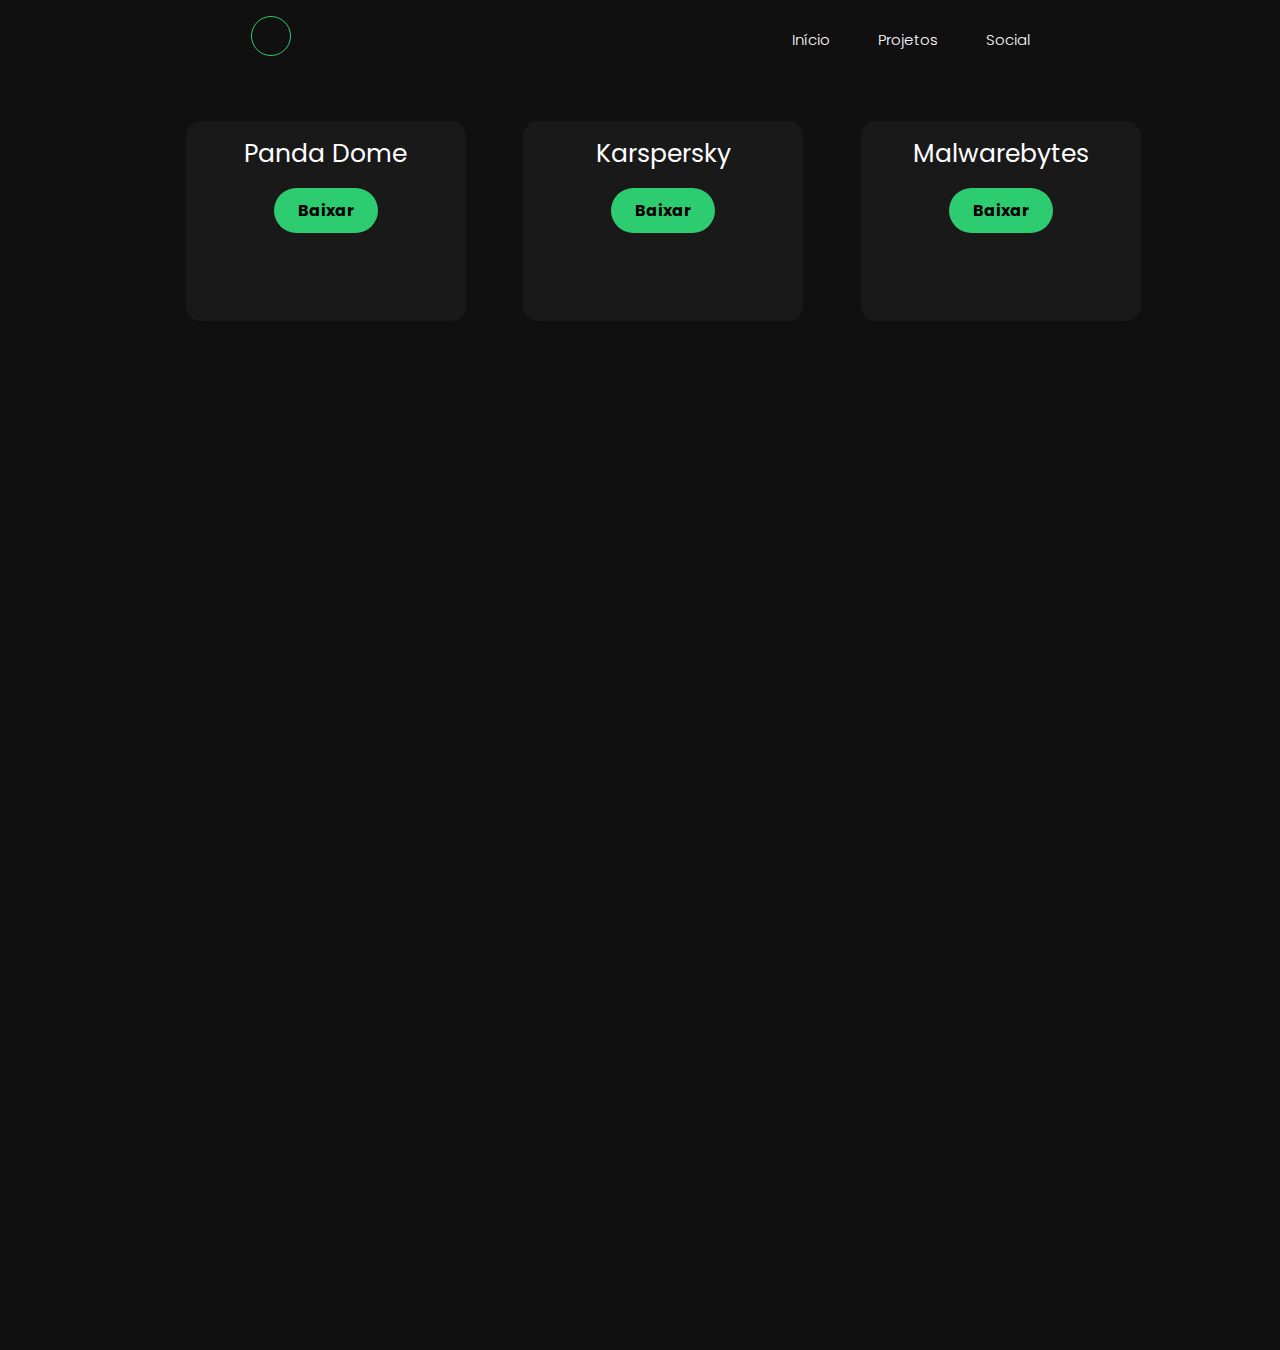
<file: virus.html>
<!DOCTYPE html>

<head>
    <meta charset="UTF-8">
    <meta http-equiv="X-UA-Compatible" content="IE=edge">
    <meta name="viewport" content="width=device-width, initial-scale=1.0">
    <link rel="stylesheet" href="./css/site.css">
    <link rel="stylesheet" href="https://cdnjs.cloudflare.com/ajax/libs/font-awesome/6.1.0/css/all.min.css"
        integrity="sha512-10/jx2EXwxxWqCLX/hHth/vu2KY3jCF70dCQB8TSgNjbCVAC/8vai53GfMDrO2Emgwccf2pJqxct9ehpzG+MTw=="
        crossorigin="anonymous" referrerpolicy="no-referrer" />
    <title>Site</title>
</head>

<body>
    <div class="background">

        <header>
            <div class="logo">
                <a href="./site.html"> <i class="fa-solid fa-arrow-left"></i> </a>
            </div>

            <div class="cabeçalho-link">
                <li>
                    <a href="./index.html">Início</a>
                </li>


                <li>
                    <a href="./index.html#projetos">Projetos</a>
                </li>


                <li>
                    <a href="./index.html#social">Social</a>
                </li>

            </div>
        </header>

        <!-- Cards -->

        <div class="cartao">
            <div class="cards">
                <div class="contents">
                    <p class="link titulo">Panda Dome</p>
                    <p style="text-align: center;">
                        <a class="button"
                            href="https://mega.nz/file/zwJQAaiB#NqbEt_rMseMAwdHVfMVs4gWuLb8r4M5sPFydbYuD4dc">Baixar</a>
                    </p>
                </div>
            </div>
        </div>

        <div class="cartao">
            <div class="cards">
                <div class="contents">
                    <a class="link titulo">Karspersky</a>
                    <p style="text-align: center;">
                        <a class="button"
                            href="https://drive.google.com/file/d/1B_XYz1IAXKyMlU5Bz59LeRgMMUj2xZVI/view">Baixar</a>
                    </p>
                </div>
            </div>
        </div>

        <div class="cartao">
            <div class="cards">
                <div class="contents">
                    <a class="link titulo">Malwarebytes</a>
                    <p style="text-align: center;">
                        <a class="button"
                            href="https://mega.nz/file/zwJQAaiB#NqbEt_rMseMAwdHVfMVs4gWuLb8r4M5sPFydbYuD4dc">Baixar</a>
                    </p>
                </div>
            </div>
        </div>

    </div>
</body>

</html>
</file>
<file: css/index.css>
@import url('https://fonts.googleapis.com/css2?family=Poppins:ital,wght@0,500;0,600;0,700;0,800;0,900;1,400;1,500;1,600;1,700;1,800;1,900&display=swap');

/*  Scroll do Mouse  */

body::-webkit-scrollbar {
	width: 5px;
	background-color: #141414;
}

body::-webkit-scrollbar-thumb {
	background-color: rgba(59, 59, 59, 0.897);
	border-radius: 20px;
	border: 3px solid rgb(61, 61, 61);
}

html {
	scroll-behavior: smooth;
}

.inicio {
	margin-top: 150px;
	text-align: center;
	align-items: center;
	text-decoration: none;
	right: 10px;
	background-color: #2ecc71;
	width: 40px;
	height: 40px;
	border-radius: 50%;
}

/*  Início  */

* {
	padding: 0;
	margin: 0;
	font-family: 'Josefin Sans', sans-serif;
	box-sizing: border-box;
}

.hero {
	background: linear-gradient(rgba(0, 0, 0, 0.5), rgba(0, 0, 0, 0.5)), url(../img/index.png);
	background-size: cover;
	background-position: center;
	width: 100%;
	height: 100vh;
}

nav {
	padding-top: 45px;
	text-align: center;
}


.logo {
	color: white;
	font-size: 35px;
	letter-spacing: 1px;
	cursor: pointer;
}

span {
	color: #2ecc71;
}

nav ul li {
	list-style-type: none;
	display: inline-block;
	padding: 10px 25px;
}

nav ul li a {
	color: white;
	text-decoration: none;
	font-weight: bold;
	text-transform: capitalize;
}

nav ul li a:hover {
	color: #2ecc71;
	transition: .4s;
}

.btn {
	background-color: #2ecc71;
	color: black;
	text-decoration: none;
	border: 2px solid transparent;
	font-weight: bold;
	padding: 10px 25px;
	border-radius: 30px;
	transition: transform .4s;
}

.btn:hover {
	transform: scale(1.2);
}

.content {
	position: absolute;
	top: 50%;
	left: 8%;
	transform: translateY(-50%);
}

h1 {
	color: white;
	margin: 20px 0px 20px;
	font-size: 35px;
}

h3 {
	color: white;
	font-size: 25px;
	margin-bottom: 50px;
}

h4 {
	color: #fcfc;
	letter-spacing: 2px;
	font-size: 20px;
}


/*  Sobre  */

.about {
	width: 100%;
	padding: 100px 0px;
	background-color: #191919;
}

.about img {
	height: auto;
	width: 430px;
}

.about-text {
	width: 550px;
}

.main {
	width: 1130px;
	max-width: 95%;
	margin: 0 auto;
	display: flex;
	align-items: center;
	justify-content: space-around;
}

.about-text h2 {
	color: white;
	font-size: 75px;
	text-transform: capitalize;
	margin-bottom: 20px;
}

.about-text h5 {
	color: white;
	letter-spacing: 2px;
	font-size: 22px;
	margin-bottom: 25px;
	text-transform: capitalize;
}

.about-text p {
	color: #fcfc;
	letter-spacing: 1px;
	line-height: 28px;
	font-size: 18px;
	margin-bottom: 45px;
}




.button {
	background-color: #2ecc71;
	color: rgb(0, 0, 0);
	text-decoration: none;
	border: 2px solid transparent;
	font-weight: bold;
	padding: 13px 30px;
	border-radius: 30px;
	transition: .4s;
}

.button:hover {
	background-color: transparent;
	border: 2px solid #2ecc71;
	cursor: pointer;
	color: #fff;
}


.buttonmais {
	background-color: #2ecc71;
	color: rgb(0, 0, 0);
	text-decoration: none;
	border: 2px solid transparent;
	font-weight: bold;
	padding: 13px 30px;
	border-radius: 30px;
	transition: .4s;
	position: relative;
	align-items: center;
	top: 50px;
}

.buttonmais:hover {
	background-color: transparent;
	border: 2px solid #2ecc71;
	cursor: pointer;
	color: #fff;
}

/*  Projetos  */

.service {
	background: #101010;
	width: 100%;
	padding: 100px 0px;
}

.title h2 {
	color: white;
	font-size: 75px;
	width: 1130px;
	margin: 30px auto;
	text-align: center;
}

.box {
	display: flex;
	justify-content: center;
	align-items: center;
	min-height: 400px;
}

.card {
	height: 365px;
	width: 335px;
	padding: 20px 35px;
	background: #191919;
	border-radius: 20px;
	margin: 15px;
	position: relative;
	overflow: hidden;
	text-align: center;
	
}

.card i {
	font-size: 50px;
	display: block;
	text-align: center;
	margin: 25px 0px;
	color: #2ecc71;

}

h5 {
	color: white;
	font-size: 23px;
	margin-bottom: 15px;
}

.pra p {
	color: #fcfc;
	font-size: 16px;
	line-height: 27px;
	margin-bottom: 25px;
}

.card .button {
	background-color: #2ecc71;
	color: black;
	text-decoration: none;
	border: 2px solid transparent;
	font-weight: bold;
	padding: 9px 22px;
	border-radius: 30px;
	transition: .4s;
}

.card .button:hover {
	background-color: transparent;
	border: 2px solid #2ecc71;
	cursor: pointer;
}


/*  Social  */

footer {
	position: relative;
	width: 100%;
	height: 400px;
	background: #101010;
	display: flex;
	flex-direction: column;
	align-items: center;
	justify-content: center;
}

footer p:nth-child(1) {
	font-size: 30px;
	color: white;
	margin-bottom: 20px;
	font-weight: bold;
}

footer p:nth-child(2) {
	color: rgb(0, 0, 0);
	font-size: 17px;
	width: 500px;
	text-align: center;
	line-height: 26px;
}

.social {
	display: flex;
}

.social a {
	width: 45px;
	height: 45px;
	display: flex;
	align-items: center;
	justify-content: center;
	background: #2ecc71;
	border-radius: 50%;
	margin: 22px 10px;
	color: white;
	text-decoration: none;
	font-size: 20px;
}

.social a:hover {
	transform: scale(1.3);
	transition: .3s;
}

.end {
	position: absolute;
	color: #2ecc71;
	bottom: 35px;
	font-size: 14px;
}

.fab {
	color: #101010;
}


@media screen and (max-width: 800px) {

	body {
		width: auto;
		overflow: scroll;
		text-align: center;
	}

	.title h2 {
		color: white;
		font-size: 45px;
		margin-left: 29%;
		width: 0px;
	}

	.box {
		display: inline-block;
	}

	nav {
		text-align: center;
		margin-left: 10%;
		align-items: center;
		text-align: center;

	}

	img {
		display: none;
	}

	.titulop {
		text-align: center;
		margin-left: 20%;
	}

}
</file>
<file: css/site.css>
/* Plano de fundo */

@import url('https://fonts.googleapis.com/css2?family=Poppins:ital,wght@0,500;0,600;0,700;0,800;0,900;1,400;1,500;1,600;1,700;1,800;1,900&display=swap');


/*  Scroll do Mouse  */

body::-webkit-scrollbar {
	width: 5px;
	background-color: #141414;
}

body::-webkit-scrollbar-thumb {
	background-color: rgba(59, 59, 59, 0.897);
	border-radius: 20px;
	border: 3px solid rgb(61, 61, 61);
}

* {
    margin: 0;
    padding: 0;
    box-sizing: border-box;
    font-family: "Poppins", sans-serif;
    text-decoration: none;
    list-style: none;
}

body {
    background: #101010;
    display: flex;
    justify-content: center;
    align-items: center;
    min-height: 150vh;
}


.background {
    background-size: cover;
    background-position: center;
    width: 100%;
    height: 150vh;
    align-items: center;
    text-align: center;
    justify-content: center;

}

/* Cabeçalho */


header {
    display: flex;
    justify-content: space-around;
    max-width: 100%;
    align-items: center;
    text-align: center;
    padding-top: 1rem;


}

.cabeçalho-link {
    display: flex;
    gap: 3rem;
    font-weight: 300;
    cursor: pointer;
    text-decoration: none;
    list-style: none;
}

.cabeçalho-link a {
    color: #fff;
    font-size: 15px;
    text-decoration: none;
    list-style: none;
}

.cabeçalho-link a:hover {
    color: #2ecc71;
    transition: 0.3s all;
}

.logo i {
    height: 40px;
    width: 40px;
    background: transparent;
    border: 1px solid #2ecc71;
    color: #2ecc71;
    border-radius: 50%;
    display: inline-flex;
    align-items: center;
    justify-content: center;
    font-size: 13px;
    cursor: pointer;
}




/* Card da Barra de Links*/

.link {
    align-items: center;
    display: flex;
    justify-content: center;
    top: 30px;

}



.text {
    color: #fff;
    margin-top: 20px;
    text-align: center;
}


.link .card {

    color: #fff;
    width: 1000px;
    height: 70px;
    margin: 30px;
    box-shadow: 20px 20px 50px rgba(0, 0, 0, 0.712);
    border-radius: 15px;
    background: #ffffff13;
}


nav {
    display: flex;
    margin-left: 40px;
    margin-top: 17px;
    text-align: center;
    align-items: center;
}

nav a {
    position: relative;
    text-align: center;
    color: #fff;
    font-size: 30px;
    margin: 0px 10px 0px 10px;
}

nav a:hover {
    color: cadetblue;
    transition: 1s;
}


/* Cards */

.cartao {
    align-items: center;
    margin-left: 10%;
}

.cartao .cards {
    top: 10px;
    float: left;
    width: 280px;
    height: 200px;
    border-radius: 15px;
    background: #191919;
    margin-left: 5%;
    margin-top: 5%;
}

.cartao .link {
    color: #fff;
    font-size: 25px;
    text-align: center;
    margin-top: 5%;

}


.cartao .button {
    background-color: #2ecc71;
    color: black;
    text-decoration: none;
    border: 2px solid transparent;
    font-weight: bold;
    padding: 9px 22px;
    border-radius: 30px;
    transition: .4s;
    top: 25px;
    position: relative;
}

.card .button:hover {
    background-color: transparent;
    border: 2px solid #2ecc71;
    cursor: pointer;
    color: aliceblue;
}

.texto{
    color: #adfacd;
    padding: auto;
}


/* Responsividade */

@media screen and (max-width:1200px) {
    body {
        overflow: scroll;
        height: 100%;

    }

    .background {
        height: 180vh;
    }


    .link {
        display: flex;
        top: 50px;

    }


    .text {
        color: #fff;
        margin-left: -10%;
    }


    .link .card {
        text-align: center;
        color: #fff;
        width: 360px;
        margin-left: 6%;
        height: 70px;
        box-shadow: 20px 20px 50px rgba(0, 0, 0, 0.712);
        border-radius: 15px;
        background: #ffffff13;
    }


    nav {
        text-align: center;
        margin-left: 98px;
    }

    nav a {
        text-align: center;
        color: #fff;
        font-size: 10px;
        left: -20%;
    }

    .cartao {
        align-items: center;
    }

    .cartao .cards {
        align-items: center;
        margin-top: 8%;
        margin-left: 8%;
    }



}
</file>
<file: css/programas.css>
/*  Início  */

body {
    background: #101010;
    overflow: hidden;
}

* {
    font-family: 'Josefin Sans', sans-serif;
    box-sizing: border-box;
}


nav {
    display: flex;
    align-items: center;
    justify-content: space-between;
    margin-left: 70%;
}

.logo {
    color: white;
    font-size: 35px;
    letter-spacing: 1px;
    cursor: pointer;
}

span {
    color: #2ecc71;
}

nav ul li {
    list-style-type: none;
    display: inline-block;
    padding: 10px 25px;
}

nav ul li a {
    color: white;
    text-decoration: none;
    font-weight: bold;
    text-transform: capitalize;
}

nav ul li a:hover {
    color: #2ecc71;
    transition: .4s;
}



/*  Programas  */

.service {
    background: #101010;
    width: 100%;
    padding: 100px 0px;
}

.title h2 {
    color: white;
    font-size: 75px;
    width: 1130px;
    margin: 30px auto;
    text-align: center;
}

.box {
    display: flex;
    justify-content: center;
    align-items: center;
    min-height: 400px;
}

.card {
    height: 365px;
    width: 335px;
    padding: 20px 35px;
    background: #191919;
    border-radius: 20px;
    margin: 15px;
    position: relative;
    overflow: hidden;
    text-align: center;
}


h5 {
    color: white;
    font-size: 23px;
    margin-bottom: 15px;
}

.pra p {
    color: #fcfc;
    font-size: 16px;
    line-height: 27px;
    margin-bottom: 25px;
}

.card .button {
    background-color: #2ecc71;
    color: black;
    text-decoration: none;
    border: 2px solid transparent;
    font-weight: bold;
    padding: 9px 22px;
    border-radius: 30px;
    transition: .4s;
}

.card .button:hover {
    background-color: transparent;
    border: 2px solid #2ecc71;
    cursor: pointer;
    color: aliceblue;
}

@media screen and (max-width: 800px) {

    body {
        width: auto;
        overflow: scroll;
    }

    .title h2 {
        color: white;
        font-size: 45px;
        text-align: left;
        margin-left: 35px;
        width: 0px;
    }

    .box {
        display: inline-block;
    }

    nav {

        margin-left: -2%;
        align-items: center;
        text-align: center;

    }

    h2{
        text-align: center;
    }

}
</file>
